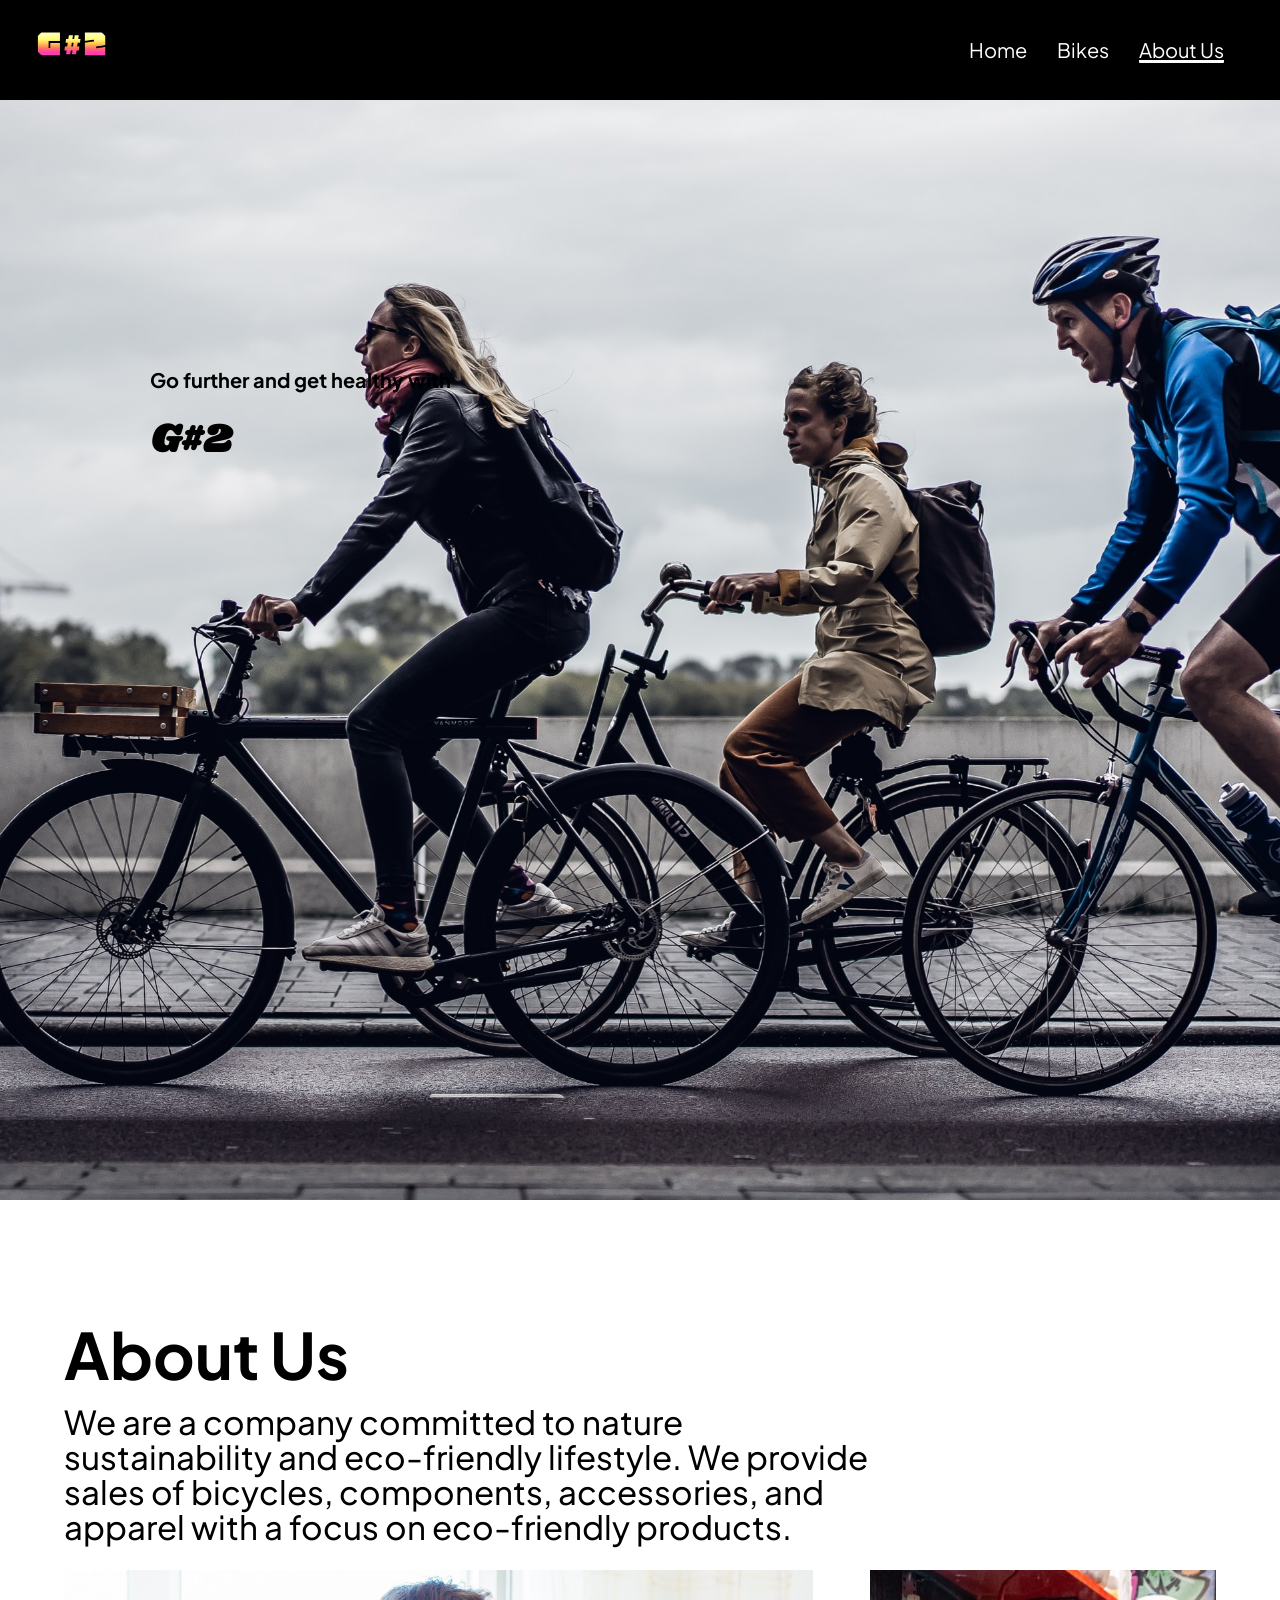
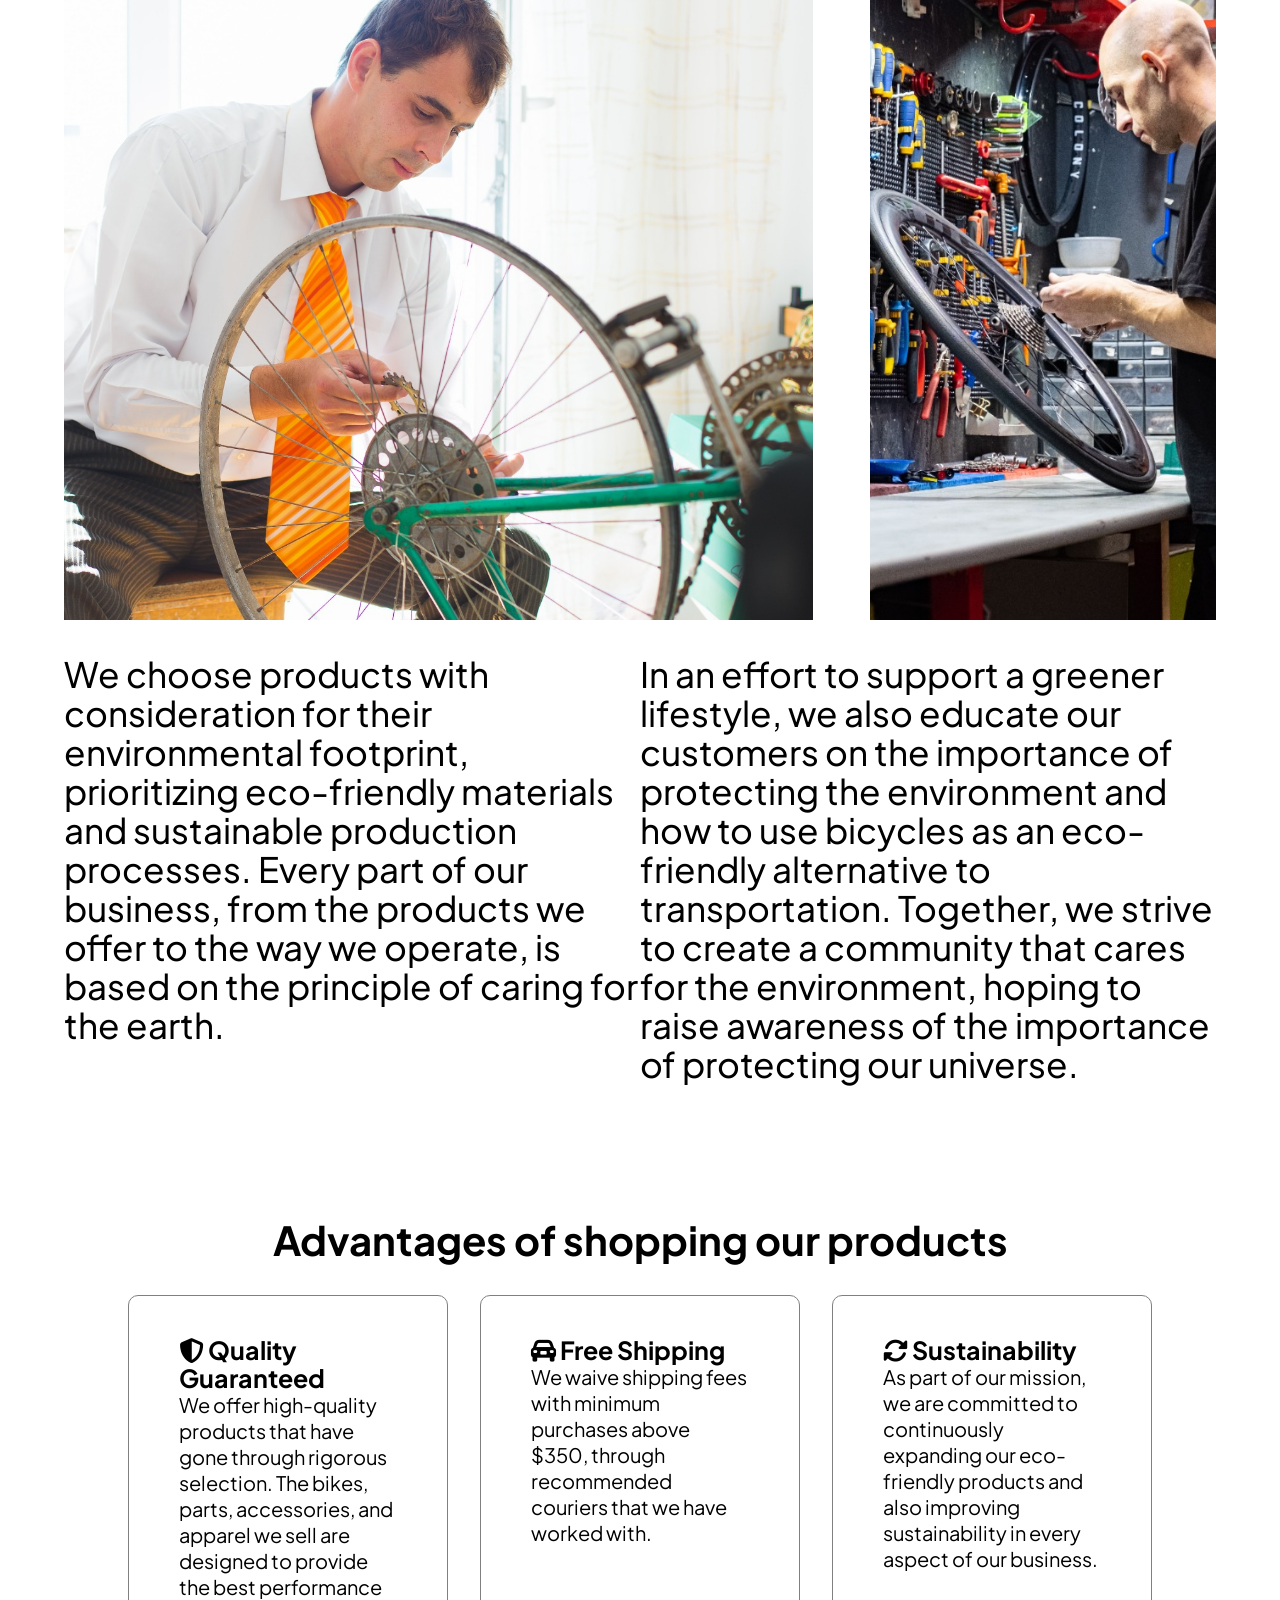
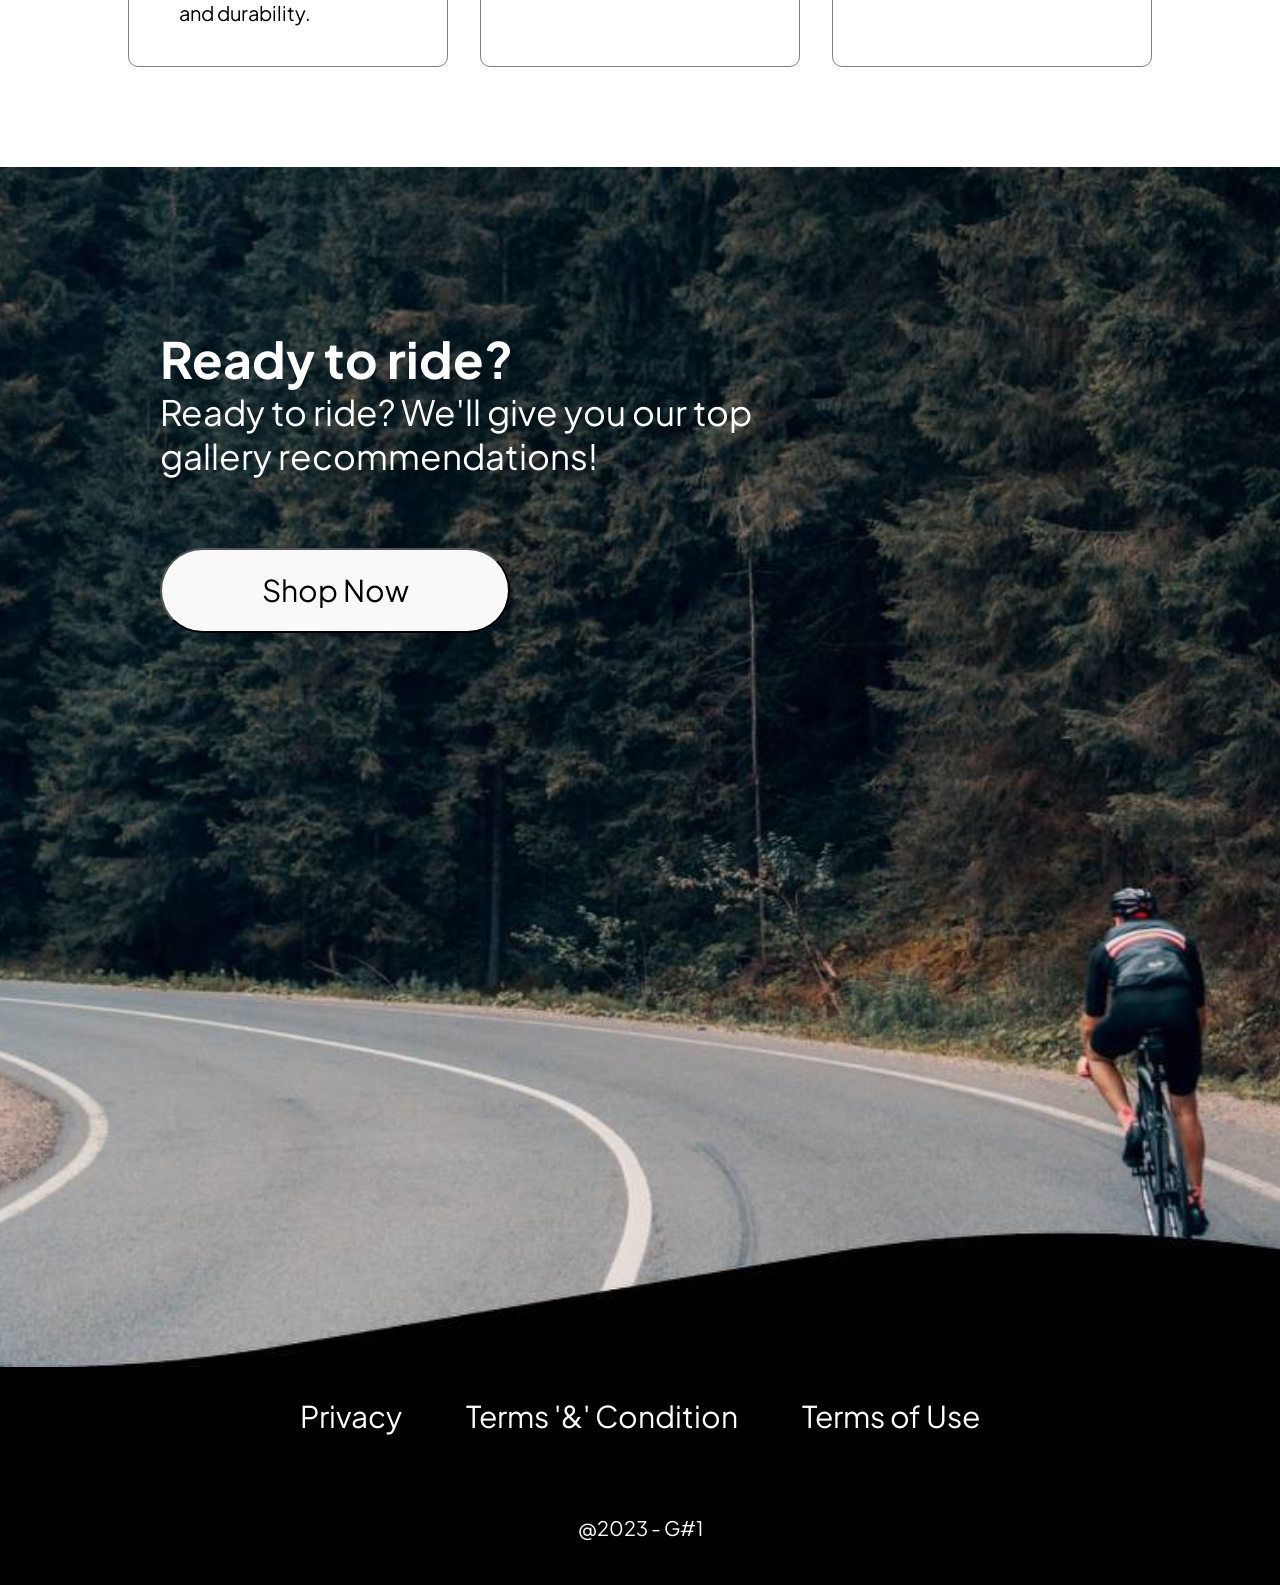
<file: aboutpage.html>
<!DOCTYPE html>
<html lang="en">
<head>
    <link rel="stylesheet" href="src/css/components/navbar.css">
    <link rel="stylesheet" href="components/about.css">
    <link rel="stylesheet" href="components/hander.css">
    <link rel="stylesheet" href="footer/style.css">
    <meta charset="UTF-8">
    <link rel="preconnect" href="https://fonts.googleapis.com">
    <link rel="preconnect" href="https://fonts.gstatic.com" crossorigin>
    <link href="https://fonts.googleapis.com/css2?family=Plus+Jakarta+Sans&display=swap" rel="stylesheet">
    <link href="https://fonts.googleapis.com/css2?family=Shrikhand&display=swap" rel="stylesheet">
    <link rel="stylesheet" href="https://cdnjs.cloudflare.com/ajax/libs/font-awesome/6.5.1/css/all.min.css">
    <link rel="preconnect" href="https://fonts.googleapis.com">
    <link rel="preconnect" href="https://fonts.gstatic.com" crossorigin>
    <link href="https://fonts.googleapis.com/css2?family=Josefin+Sans:ital,wght@0,100..700;1,100..700&family=Plus+Jakarta+Sans:ital,wght@0,200..800;1,200..800&display=swap" rel="stylesheet">
    <link href="https://fonts.googleapis.com/css2?family=Honk&family=Josefin+Sans:ital,wght@0,100..700;1,100..700&family=Plus+Jakarta+Sans:ital,wght@0,200..800;1,200..800&display=swap" rel="stylesheet">
    <meta name="viewport" content="width=device-width, initial-scale=1.0">
    <title>Document</title>
</head>
<body>
        <section>
            <div class="menu-bar">
                <div class="logo"><a href="">G#2</a></div>
                <div class="menu-iteam">
                     <input type="checkbox" id="check">
                     <label for="check">
                    <i class="fa-solid fa-bars" id="btn"></i>
                    <i class="fa-solid fa-xmark" id="cancel"></i>
                      </label>
                     <div class="menu">
                    <header>My page</header>
                     <ul>
                        <li><a href="index.html"><i class="fa-solid fa-house"></i>Home</a></li>
                        <li><a href="bikes.html"><i class="fa-solid fa-cart-shopping"></i>Bikes</a></li>
                        <li><a id="home" href=""><i class="fa-regular fa-circle-question"></i>About Us</a></li>
                     </ul>
                     </div>
                </div>
            </div>
        </section>
        <section>
            <div class="kiss">
                <div class="hander-background">
                 <div class="fan"> 
                 <h3>Go further and get healthy with</h3>
                 <h1>G#2</h1>
                 </div>
                </div>
             </div>
        </section>
        <section>
            <div class="container">
                <div class="box-about">
                       <div class="title">
                          <h1>About Us</h1>
                          <p>We are a company committed to nature sustainability and eco-friendly lifestyle. We provide sales of bicycles, components, accessories, and apparel with a focus on eco-friendly products.</p>
                       </div>
                       <div class="imges">
                        <div class="imges-box1">
                        </div>
                        <div class="imges-box2"></div>
                       </div>
                       <div class="text">
                        <div class="text1"><p>
                            We choose products with consideration for their environmental footprint, prioritizing eco-friendly materials and sustainable production processes. Every part of our business, from the products we offer to the way we operate, is based on the principle of caring for the earth.
                        </p></div>
                        <div class="text2">
                            <p>In an effort to support a greener lifestyle, we also educate our customers on the importance of protecting the environment and how to use bicycles as an eco-friendly alternative to transportation. Together, we strive to create a community that cares for the environment, hoping to raise awareness of the importance of protecting our universe.</p>
                        </div>
                       </div>
                </div> 
                <div class="header">
                <h1>Advantages of shopping our products</h1></div>
                <div class="title-box1">
                    <div class="box1">
                        <h2><i class="fa-solid fa-shield-halved"></i> Quality Guaranteed</h2>
                        <p>We offer high-quality products that have gone through rigorous selection. The bikes, parts, accessories, and apparel we sell are designed to provide the best performance and durability.</p>
                    </div>
                    <div class="box1">
                       <h2> <i class="fa-solid fa-car-rear"></i> Free Shipping</h2>
                        <p>We waive shipping fees with minimum purchases above $350, through recommended couriers that we have worked with.</p>
                    </div>
                    <div class="box1">
                        <h2> <i class="fa-solid fa-rotate"></i> Sustainability</h2>
                        <p>As part of our mission, we are committed to continuously expanding our eco-friendly products and also improving sustainability in every aspect of our business.</p>
                    </div>
                </div>
            </div>
        </section>

        <section>
            <div class="footer">
                <div class="img-background-footer">
                    <div class="banner-text">
                        
                       <h1>Ready to ride? </h1>
                        <p>Ready to ride? We'll give you our top gallery recommendations!</p>
                    
                
                <button class="btn">Shop Now</button> </div> </div>
                <div class="last-footer">
                    <p style="color: white;">Privacy</p>
                    <p style="color: white;"> Terms '&' Condition</p>
                    <p style="color: white;"> Terms of Use</p>
                </div>
                <div class="box">
                   <p style="color: white; font-size: 20px; margin-top: 5rem;">@2023 - G#1</p> 
                </div>
            </div>
    
        </section>

</body>
</html>
</file>
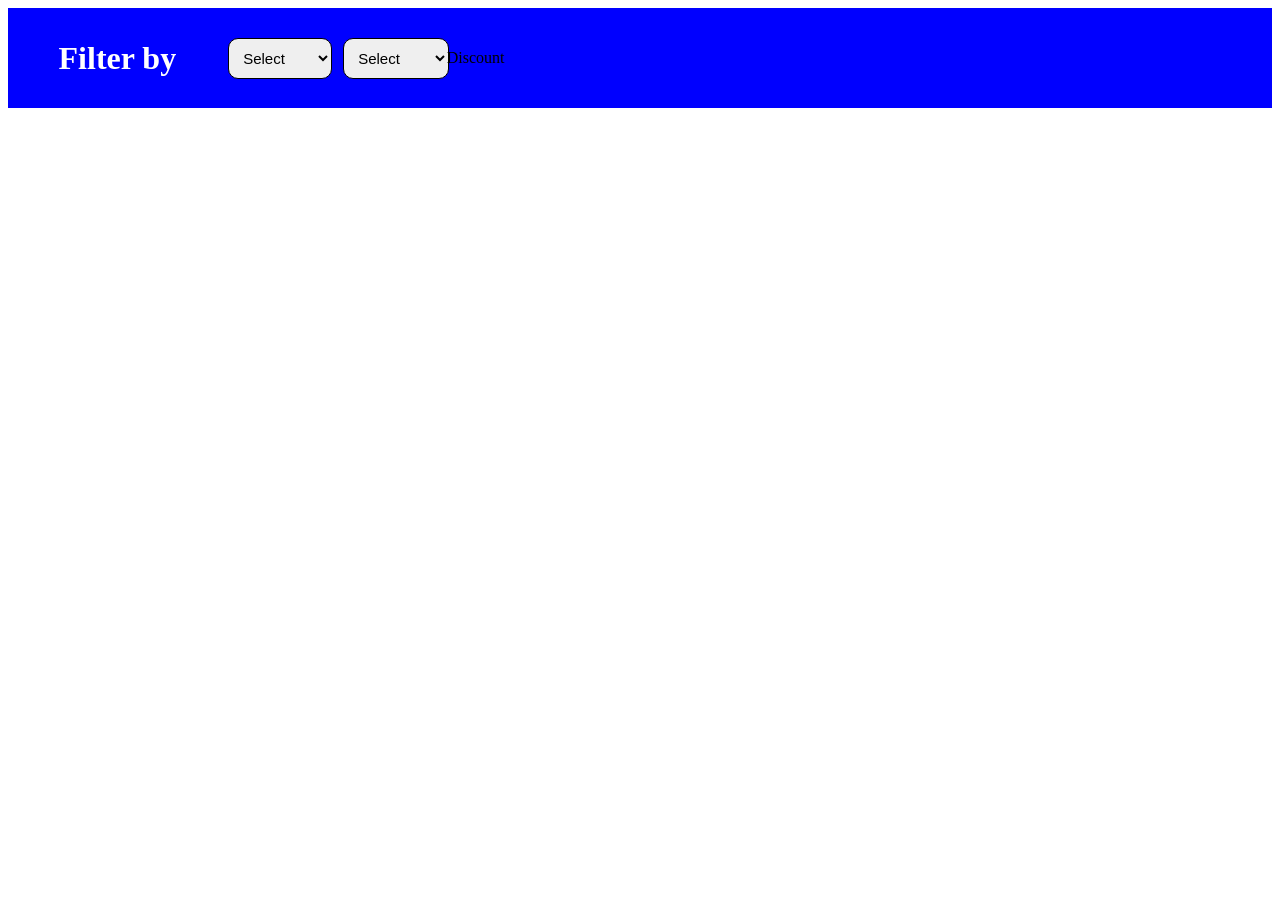
<file: product1.html>
<!DOCTYPE html>
<html lang="en">
<head>
    <meta charset="UTF-8">
    <meta name="viewport" content="width=device-width, initial-scale=1.0">
    <title>Filter</title>
    <link rel="stylesheet" href="product1.css">
</head>
<body>
    <div class="container">
        <h1>Filter by</h1>
        <section class="filter-container">
            <div class="form-control">
                <label for="filter"></label>
                <select name="filter" id="filter"></select>
            </div>

            <div class="form-control">
                <label for="condition"></label>
                <select name="condition" id="condition" style=""></select>
            </div>
        </section>
        <p>Discount</p>
    </div>

    <script src="product1.js"></script>
</body>
</html>
</file>
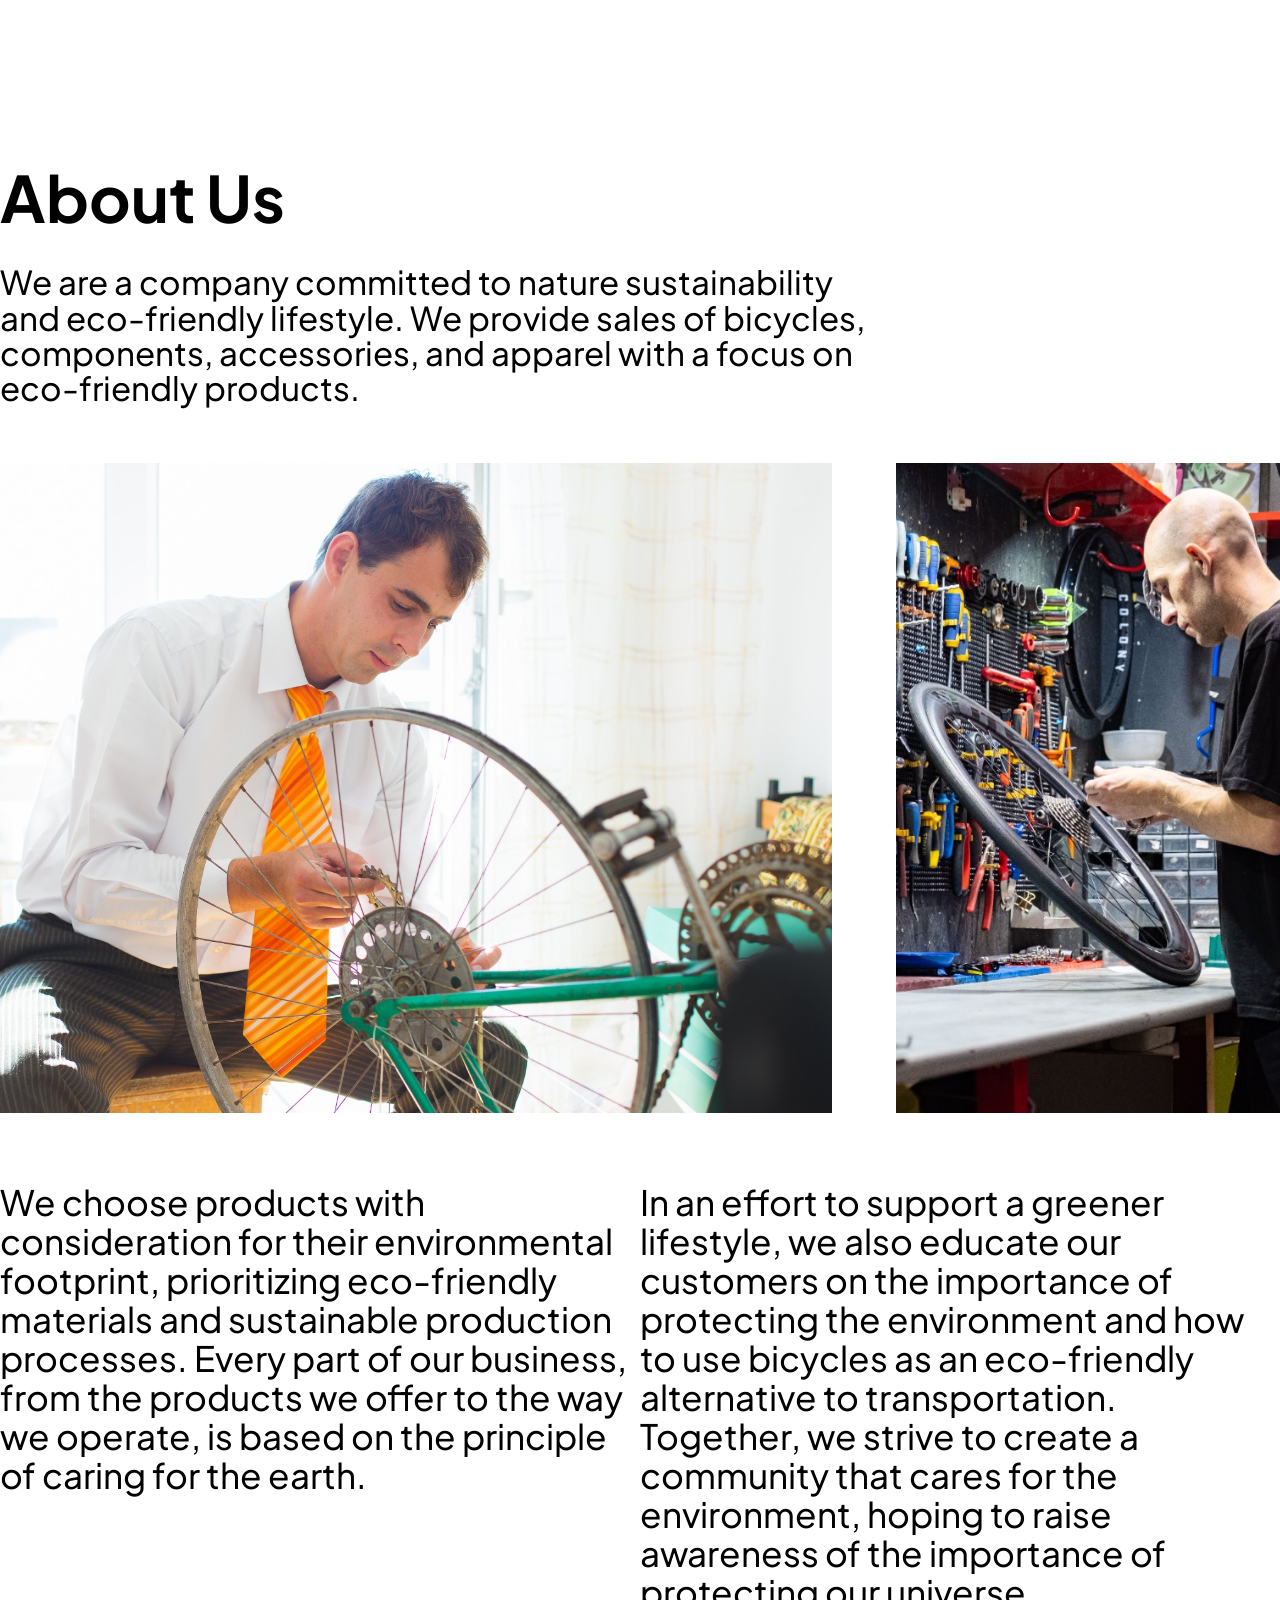
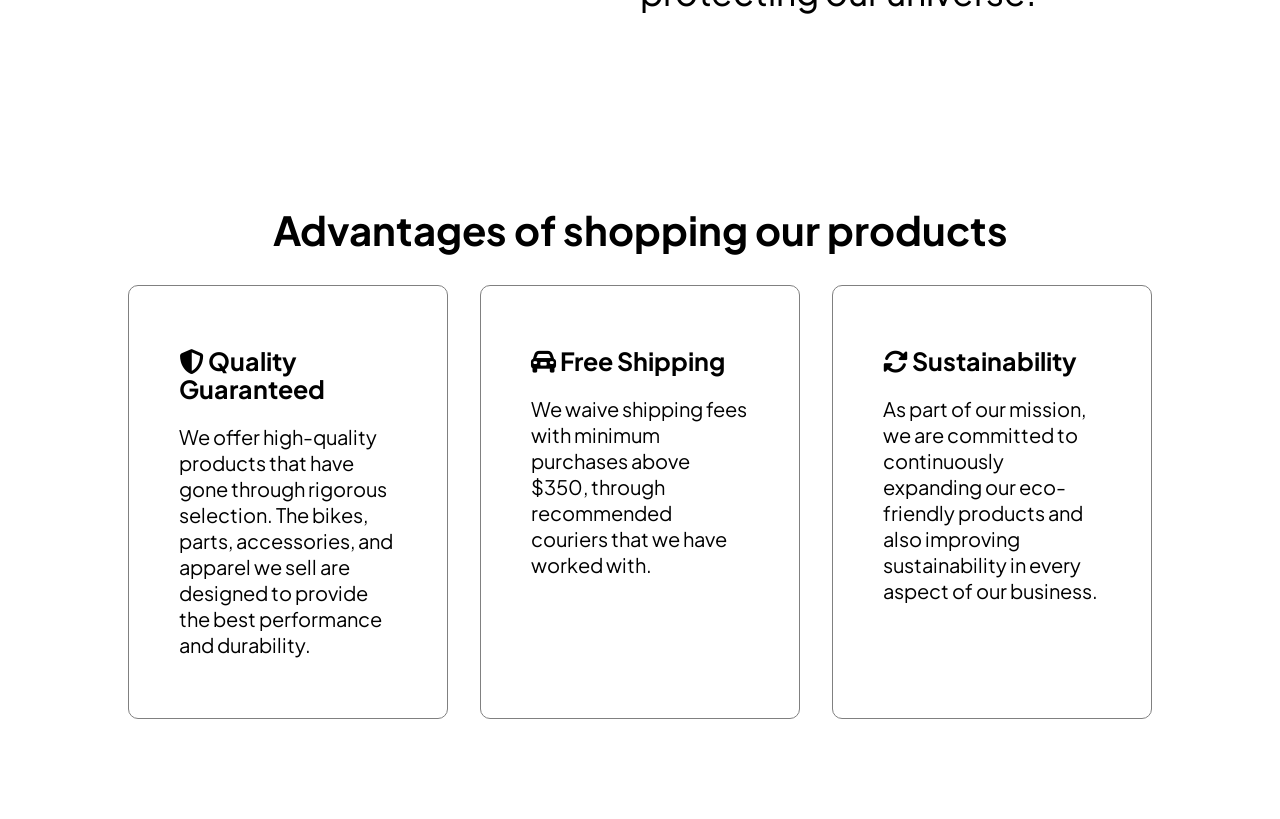
<file: components/about.html>
<!DOCTYPE html>
<html lang="en">
<head>
    <link rel="stylesheet" href="about.css">
    <link rel="stylesheet" href="https://cdnjs.cloudflare.com/ajax/libs/font-awesome/6.5.1/css/all.min.css">
    <meta charset="UTF-8">
    <meta name="viewport" content="width=device-width, initial-scale=1.0">
    <title>Adout</title>
    <link rel="preconnect" href="https://fonts.googleapis.com">
    <link rel="preconnect" href="https://fonts.gstatic.com" crossorigin>
    <link href="https://fonts.googleapis.com/css2?family=Plus+Jakarta+Sans&display=swap" rel="stylesheet">
</head>
<body>
    <div class="container">
        <div class="box">
               <div class="title">
                  <h1>About Us</h1>
                  <p>We are a company committed to nature sustainability and eco-friendly lifestyle. We provide sales of bicycles, components, accessories, and apparel with a focus on eco-friendly products.</p>
               </div>
               <div class="imges">
                <div class="imges-box1">
                </div>
                <div class="imges-box2"></div>
               </div>
               <div class="text">
                <div class="text1"><p>
                    We choose products with consideration for their environmental footprint, prioritizing eco-friendly materials and sustainable production processes. Every part of our business, from the products we offer to the way we operate, is based on the principle of caring for the earth.
                </p></div>
                <div class="text2">
                    <p>In an effort to support a greener lifestyle, we also educate our customers on the importance of protecting the environment and how to use bicycles as an eco-friendly alternative to transportation. Together, we strive to create a community that cares for the environment, hoping to raise awareness of the importance of protecting our universe.</p>
                </div>
               </div>
        </div> 
        <div class="header">
        <h1>Advantages of shopping our products</h1></div>
        <div class="title-box1">
            <div class="box1">
                <h2><i class="fa-solid fa-shield-halved"></i> Quality Guaranteed</h2>
                <p>We offer high-quality products that have gone through rigorous selection. The bikes, parts, accessories, and apparel we sell are designed to provide the best performance and durability.</p>
            </div>
            <div class="box1">
               <h2> <i class="fa-solid fa-car-rear"></i> Free Shipping</h2>
                <p>We waive shipping fees with minimum purchases above $350, through recommended couriers that we have worked with.</p>
            </div>
            <div class="box1">
                <h2> <i class="fa-solid fa-rotate"></i> Sustainability</h2>
                <p>As part of our mission, we are committed to continuously expanding our eco-friendly products and also improving sustainability in every aspect of our business.</p>
            </div>
        </div>
    </div>
</body>
</html>
</file>
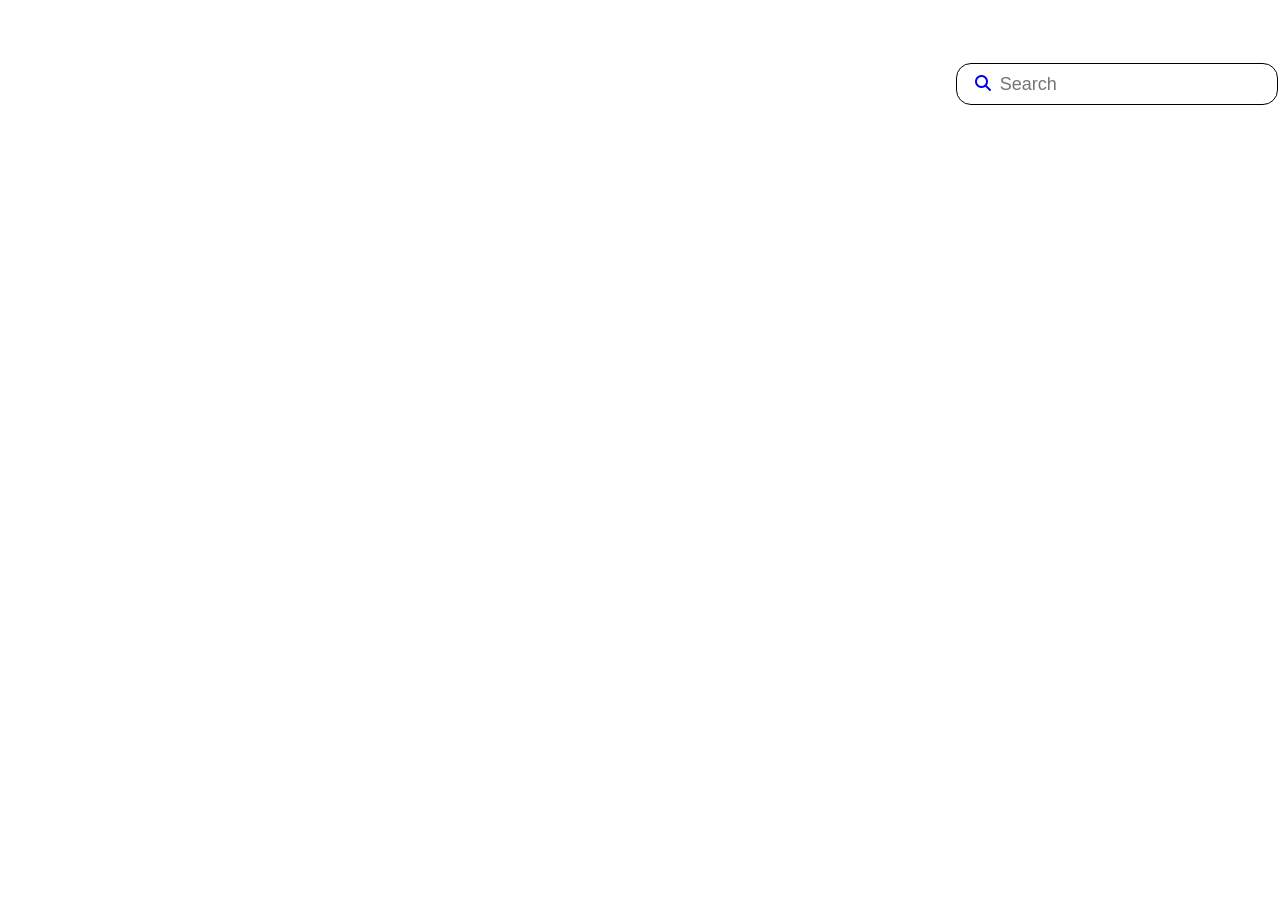
<file: components/button search.html>
<!DOCTYPE html>
<html lang="en">
<head>
    <meta charset="UTF-8">
    <meta name="viewport" content="width=device-width, initial-scale=1.0">
    <link rel="stylesheet" href="button search.css">
 <link rel="stylesheet" href="https://cdnjs.cloudflare.com/ajax/libs/font-awesome/6.5.1/css/all.min.css">
    <title>Search</title>
</head>
<body>
    <div class="boxContainer">
        <table class="elementContainer">
            <tr>
                <td>
                    <a href="#"><i class="fa-solid fa-magnifying-glass"></i></a>
                </td>
                <td>
                    <input type="text" placeholder="Search" class="Search">
                </td>
            </tr>
        </table>
    </div>
</body>
</html>
</file>
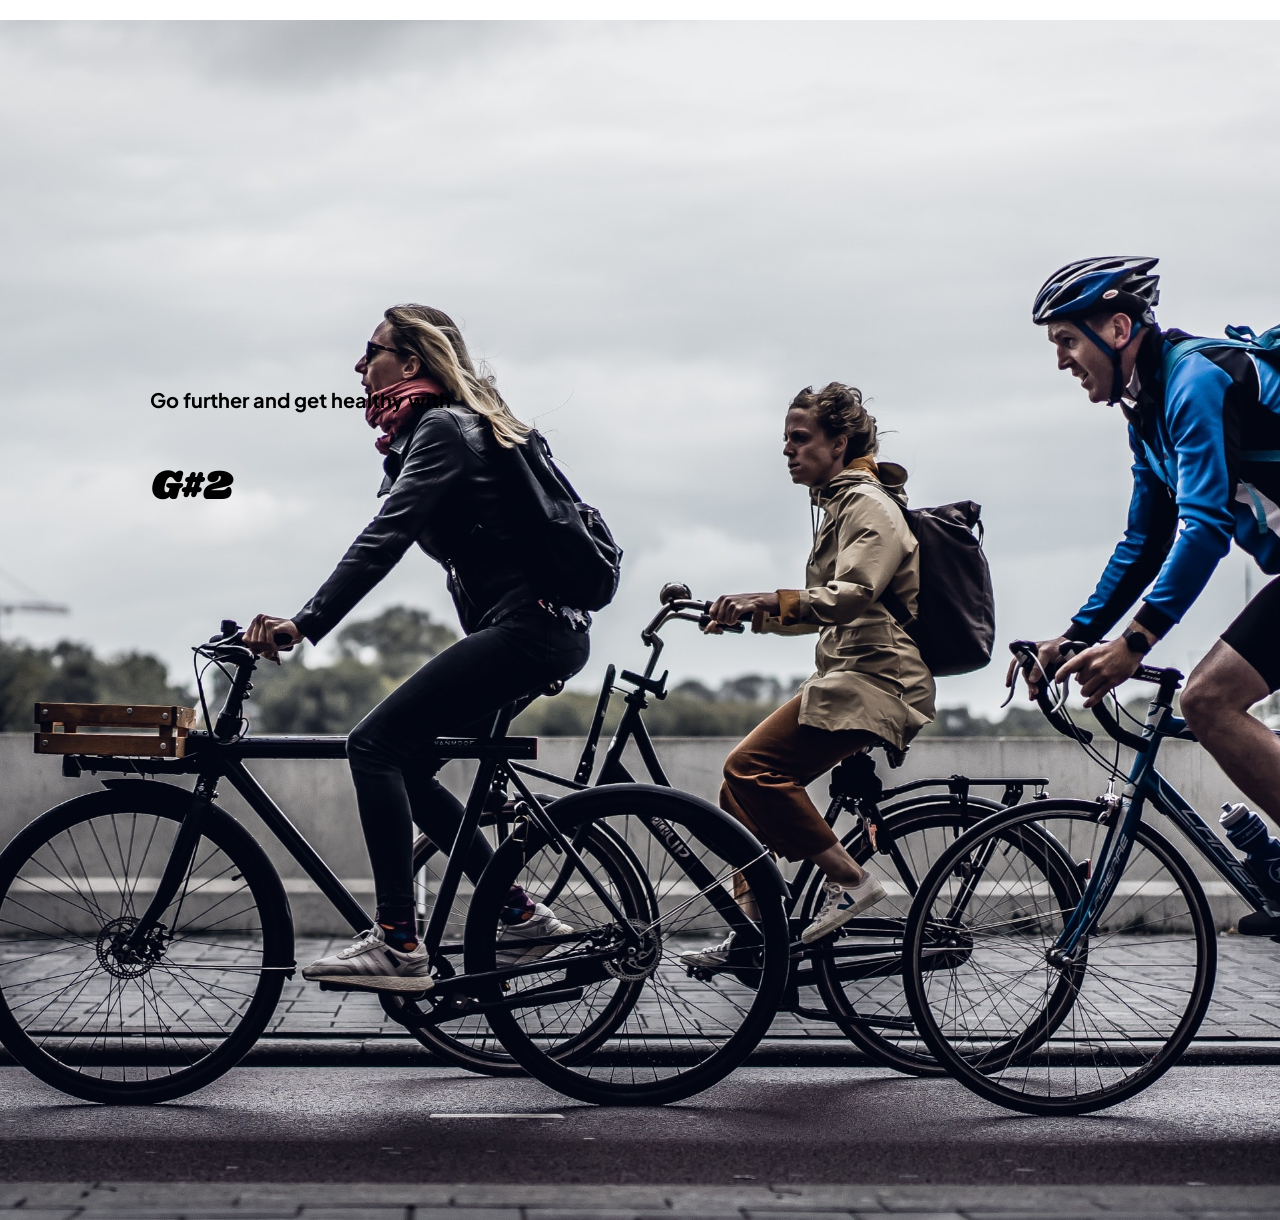
<file: components/hnder.html>
<!DOCTYPE html>
<html lang="en">
<head>
    <meta charset="UTF-8">
    <link rel="stylesheet" href="hander.css">
    <meta name="viewport" content="width=device-width, initial-scale=1.0">
    <title>hander</title>
    <link rel="preconnect" href="https://fonts.googleapis.com">
    <link rel="preconnect" href="https://fonts.gstatic.com" crossorigin>
    <link href="https://fonts.googleapis.com/css2?family=Plus+Jakarta+Sans&display=swap" rel="stylesheet">
    <link href="https://fonts.googleapis.com/css2?family=Shrikhand&display=swap" rel="stylesheet">
</head>
<body>
    <div class="kiss">
       <div class="hander-background">
        <div class="fan"> 
        <h3>Go further and get healthy with</h3>
        <h1>G#2</h1>
        </div>
       </div>
    </div>
</body>
</html>
</file>
<file: src/css/components/navbar.css>
*{  
    font-family: "Plus Jakarta Sans", sans-serif;
    padding: 0;
    margin: 0;
    list-style-type: none;
    text-decoration: none;
}
body{
    width: 767px;
    margin: auto;
}
.menu-bar{
    position: fixed;
    top: 0;
    width: 100%;
    height: 80px;
    background-color: black;
    z-index: 3;
}
.logo a{
    font-family: "Honk", system-ui;
    font-weight: 400;
    top: 16px;
    left: 37px;
    position: absolute;
    color: white;
    font-size: 45px;
}
.menu-iteam{
    /* z-index: 1; */
    float: right;
}
.menu{
    width: 250px;
    background-color: #042331;
    position: fixed;
    right: -250px;
    height: 100%;
    transition: all .5s ease;
}
.menu header{
    font-weight: 700;
    font-size:22px ;
    color: white;
    text-align: center;
    line-height: 70px;
    background-color: #063146;
    user-select: none;
}
.menu ul a{
    display: block;
    height: 100%;
    width: 100%;
    line-height: 65px;
    font-size:20px ;
    color: white;
    padding-left: 40px;
    box-sizing: border-box;
    border-top: 2px solid rgba(255,255,255,.1);
    border-bottom: 2px solid black;
    transition: 0.4s;
}
.menu ul li:hover a{
    padding-left: 50px;
}
.menu ul a i{
    margin-right:16px ;
}
.home{
    display: none;
}
#check{
    display: none;
    /* float: right; */
}
label #btn, label #cancel{

    position: absolute;
    cursor: pointer;
    
}
label #btn{
    right: 40px;
    top: 25px;
    font-size: 35px;
    color: white;
    transition: all .5s;
}
label #cancel{
    z-index: 1111;
    right: -195px;
    top: 17px;
    font-size: 30px;
    background-color: #042331;
    border-radius: 3px;
    color: white;
    padding: 2px 4.5px;
    transition: all .5s ease;
}
#check:checked ~ .menu{
    right: 0;
}
#check:checked ~ label #btn{
    right: 250px;
    opacity: 0;
    pointer-events: none;
}
#check:checked ~ label #cancel{
    right: 195px;
}
@media  screen and (max-width: 490px) {
    body{
        width: 490px;
    }
    .menu{
        width: 250px;
        right: -250px;
    }
}
@media screen and (max-width: 430px) {
    body{
        width: 430px;
    }
    .menu{
        width: 250px;
        right: -250px;
    }
}
@media screen and (max-width: 360px) {
    body{
        width: 360px;
    }
    .menu{
        width: 250px;
        right: -250px;
    }
}
@media screen and (max-width: 390px) {
    #check:checked ~label #cancel{
        right: 180px;
    }
}
@media screen and (max-width: 375px) {
    body{
        width: 375px;
    }
    .menu{
        width: 250px;
        right: -250px;
    }
    #check:checked ~label #cancel{
        right: 160px;
    }
    
}
@media screen and (max-width: 414px) {
    body{
        width: 414px;
    }
    .menu{
        width: 250px;
        right: -250px;
    }
    label #btn{
        right: 40px;
    }
}
@media screen and (min-width: 767px) {
    body{
        width: 100%;
    }
    .menu-bar{
        width: 100%;
        height: 100px;
    }
    .logo{
        top: 25px;
        left: 10%;
    }
    .menu{ 
        width:250px ;
        top: 40px;
        right: 2%;
        width: auto;
        background-color: transparent;
        box-sizing: content-box;
        transition: none;
        height: auto;
    }
    .menu header{
        display: none;
    }
    .menu ul{
        display: flex;
    }
    .menu ul li a{
        transition: none;
        box-sizing: border-box;
        border: none;
        /* padding-left:-20px ; */
        /* padding-top: 20px; */
        padding-left: 0;
        padding: 0;
        margin-right: 30px;
        line-height: 1;
    }
    .menu ul li a i{
        display: none;
    }
    label #btn, label #cancel{
        display: none;
    }
    .menu ul li:hover a{
        padding: 0;
    }
    .menu ul li a:hover{
        border-bottom: 3px solid white;
        width: auto;
        border-radius: 1px;
        padding: 0;
        display: inline-block;
    }
    #home{
        border-bottom: 3px solid white;
        width: auto;
        border-radius: 1px;
        padding: 0;
        display: inline-block;
    }
    #check{
        display: none;
    }
}
</file>
<file: components/about.css>
body {
  margin: 0;
  padding: 0;
  box-sizing: border-box;
  font-family: "Plus Jakarta Sans", sans-serif;
}
.container {
  padding-bottom: 100px;
  padding-top: 120px;
  width: 100%;
  overflow: hidden;
  /* height: 3500px; */
  margin: 0 auto;
}
.box-about{
    width: 90%;
    margin: auto;
    overflow: hidden;
}
.title {
  width: 100%;
  margin: auto;
  overflow: hidden;
}
.title h1 {
  font-size: 64px;
  line-height: 68.55px;
  margin-bottom: 15px;
}
.title p {
  width: 70%;
  font-size: 33px;
  line-height: 35.28px;
  font-weight: 450;
   padding-bottom: 25px;
}

.imges {
  padding-bottom: 20px;
  width: 100%;
  overflow: hidden;
  display: flex;
  justify-content: space-between;
}
.imges-box1 {
  width: 65%;
  height: 650px;
  background-image: url("../components/image/d18e05e880834a785d531b4a90158e84.jpeg");
  background-position: center;
  background-repeat: no-repeat;
  background-size: cover;
}
.imges-box2 {
  width: 30%;
  height: 650px;
  background-image: url("../components/image/058aba63ff0f1a1d6eaedd270031403d.jpeg");
  background-position: center;
  background-repeat: no-repeat;
  background-size: cover;
}
.text {
  display: flex;
  margin-top: 15px;
  justify-content: space-between;
  padding-bottom: 130px;
}
.text1 {
  width: 790px;
  font-size: 35px;
  line-height: 39px;
  font-weight: 450;
}
.text2 {
  font-weight: 450;
  width: 790px;
  font-size: 35px;
  line-height: 39px;
}

.header {
  width: 80%;
  margin: auto;
  overflow: hidden;
}
.header h1 {
  margin-bottom: 30px;
  text-align: center;
  font-size: 40px;
}
.title-box1 {
  width: 85%;
  margin: auto;
  overflow: hidden;
  display: flex;
  justify-content: space-evenly;
}
.box1 {
  width: 20%;
  border: 1px solid gray;
  padding: 40px 50px;
  border-radius: 10px;
}
.box1 h2 {
  font-size: 25px;
  line-height: 28px;
}
.box1 p {
  font-size: 20px;
  line-height: 26px;
}
@media  ( max-width:767px){
    .title {
      margin: auto;
      overflow: hidden;
    }
    .title h1 {
      font-size: 40px;
      line-height: 45px;
    }
    .title p {
      font-size: 33px;
      line-height: 40px;
    }
    .imges { 
        width: 100%;
        overflow: hidden;
        display: block;
      }
      .imges-box1 {
        width: 100%;
        height: 400px;
        background-image: url("../components/image/d18e05e880834a785d531b4a90158e84.jpeg");
        background-position: center;
        background-repeat: no-repeat;
        background-size: cover;
      }
      .imges-box2 {
        width: 50%;
        margin-top: 30px;
        height: 300px;
        background-image: url("../components/image/058aba63ff0f1a1d6eaedd270031403d.jpeg");
        background-position: center;
        background-repeat: no-repeat;
        background-size: cover;
      }
      .text {
        margin:20px 0;
        display:block;
      }
      .text1 {
        width: 80%;
        font-size: 25px;
        line-height: 40px;
        
      }
      .text2 {
        width: 80%;
        font-size: 25px;
        line-height: 40px;
        margin-top: 15px;
      }
      .header {
        width: 350px;
        margin-left: 25px;
        overflow: hidden;
      }
      .header h1 {
        font-size: 40px;
        text-align: start;
      }
      .title-box1 {
        display: block;
        overflow: hidden;
      }
      .box1 {
        width: 62.5%;
        min-height: 300px;
        border: 1px solid gray;
        padding: 40px 50px;
        border-radius: 10px;
        margin: 20px 0;
      }
      .box1 h2 {
        font-size: 30px;
        line-height: 28px;
      }
      .box1 p {
        font-size: 30px;
        line-height: 35px;
      }
  }
</file>
<file: components/hander.css>
body {
    margin: 0;
    padding: 0;
    box-sizing: border-box;
    font-family: "Plus Jakarta Sans", sans-serif;
  }
  .kiss{
    width: 100%;
    overflow: hidden;
  }
  .hander-background{
    width: 100%;
    height: 1200px;
    background-position: center;
    background-repeat: no-repeat;
    background-size: cover;
    background-image: url("../components/img-1/hand.jpeg");
  }
  .fan{
    width: 500px;
    height: 82px;
   
  }
  .fan h3{
    width: 600;
    font-size: 20px;
    line-height: 5; 
    padding:  330px 0 0 150px ;
  }
  .fan h1{
    width: 400;
    font-size: 40px;
    line-height: 20px;
    font-family: "Shrikhand", serif;
    padding: 0 330px  0 150px ;
  }
  @media(max-width:500px){
    .kiss{
        width: 100%;
        overflow: hidden;
      }
    .hander-background{
        min-width: 115%;
        /* height: 1200px; */
    }
    .fan{
      /* padding-bottom: 190px; */
       width: 100%;
        height: 82px;
      
      }
      .fan h3{
        width: 600;
        font-size: 15px;
        line-height: 4;
        padding:  200px 0 0 50px ;
      }
      .fan h1{
        width: 400;
        font-size: 30px;
        line-height: 15px;
        padding: 0 200px  0 50px ;

      }
  }
  @media(max-width:350px){
    .kiss{
        width: 100%;
        overflow: hidden;
      }
    .hander-background{
       width: 20%;
    }
    .fan{
       width: 100%;
        height: 82px;
      }
      .fan h3{  
        font-size: 13px;
        line-height: 3;
        padding:  200px 0 0 50px ;
      }
      .fan h1{
        font-size: 25px;
        line-height: 15px;
        padding: 0 200px  0 50px ;

      }
  }
</file>
<file: footer/style.css>
body{
    margin: 0;
    padding: 0;
    font-family: 'Plus Jakarta Sans', sans-serif;
    box-sizing: border-box;
}
.footer{
    width: 100%;
    height: auto;
    overflow: hidden;
    margin: auto;
    background-color: black; 
}
.img-background-footer{
    width: 100%;
    height: 1200px;
    overflow: hidden;
    background-image: url("../components/image/bike discount.png");
    background-position: center;
    background-repeat: no-repeat;
    background-size: cover;
 
}
.banner-text{
    color: white;
    margin-top: 10rem;
    margin-left: 10rem; 
}
.banner-text h1 {
    font-size: 50px;
    width: 60%;
}
.banner-text p{
    font-size: 35px;
    width: 60%;
}
.btn{
    background-color: #F9F9F9;
    color: black;
    font-size: 30px;
    border-radius: 60px;
    width: 350px;
    height: 85px;
    cursor: pointer;
    margin-top: 70px;
}
.btn:hover{
    background-color: black;
    color: white;
}

.last-footer{
    width: 100%;
    overflow: hidden;
    
    display: flex;
    justify-content: center;
    align-items: center;
    gap: 4rem;  
    font-size: 30px;
    margin-top: 30px;
}
.box{
    width: 100%;
    height: 150px;
    overflow: hidden;
    background-color: black;
    text-align: center;
}
@media(max-width:767px){
    .banner-text{
        margin-left: 50px;
    }
    .banner-text h1{
        width: 100%;
        font-size: 40px;
    }
    .banner-text p{
        width: 70%;
        font-size: 25px;
    }
    .last-footer { 
        width: 100%;
        height: 100%;
        display: flex;
        align-items: center;
        flex-direction: column;
        transition: all .10s ease;
    }
   .last-footer p{
        margin-top: 10px;
   }
   .btn{
    background-color: #F9F9F9;
    color: black;
    font-size: 25px;
    border-radius: 60px;
    width: 250px;
    height: 85px;
    cursor: pointer;
    margin-top: 80px;
    }
}
</file>
<file: product1.css>
.container{
    width: 100%;
    height: 100px;
    background-color: blue;
    display: flex;
    align-items: center;
    
}
.container h1{
    color: white;
    margin-left: 4%;
    
   
}
.form-control{
    font-size: 20px;
    
}
.filter-container{
    display: flex;
    gap: 10px;
}
select{
    margin-left: 50%;
    padding: 10px;
    border: 1px solid black;
    border-radius: 10px;
    font-size: 15px;
    
    display: flex;
}
p{
  
    margin-left: 4%;
}
</file>
<file: components/button search.css>
.boxContainer{
    width: 300px;
    height: 40px;
    margin-left: 75%;
    
    margin-top: 5%;
    position: relative;
    border: 1px solid black;
    padding: 0px 10px;
    border-radius: 15px;
    
}
.elementContainer{
    width: 100%;
    height: 100%;
    vertical-align: middle;
    margin-left: 5px;
}
.Search{
    border: none;
    width: 100%;
    height: 100%;
    padding: opx 5px;
    border-radius: 15px;
    font-size: 18px;
    font-family: Tahoma, sans-serif;
    color: #424242;
    font-weight: 500;
    
}
.Search:focus{
    outline: none;
}
.materail-icon{
    font-size: 25;
    color: #2980b9;
}
</file>
